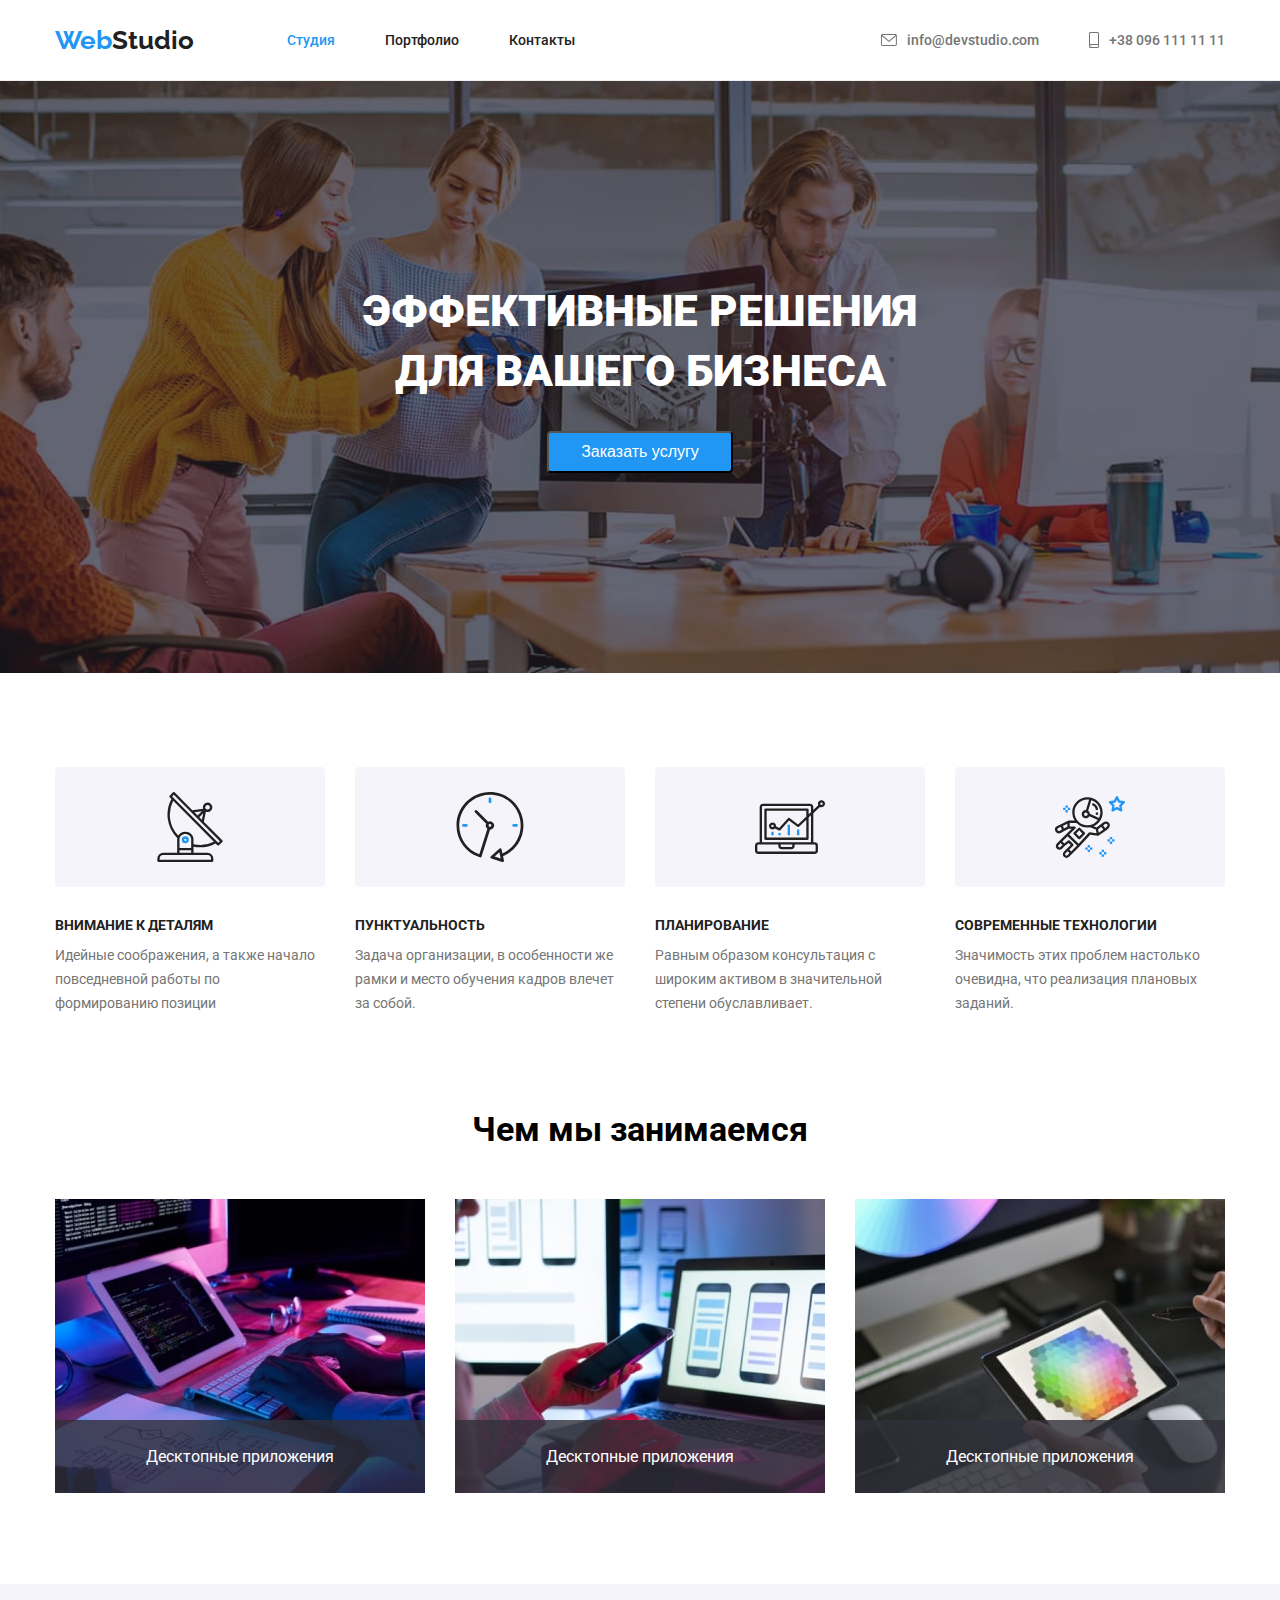
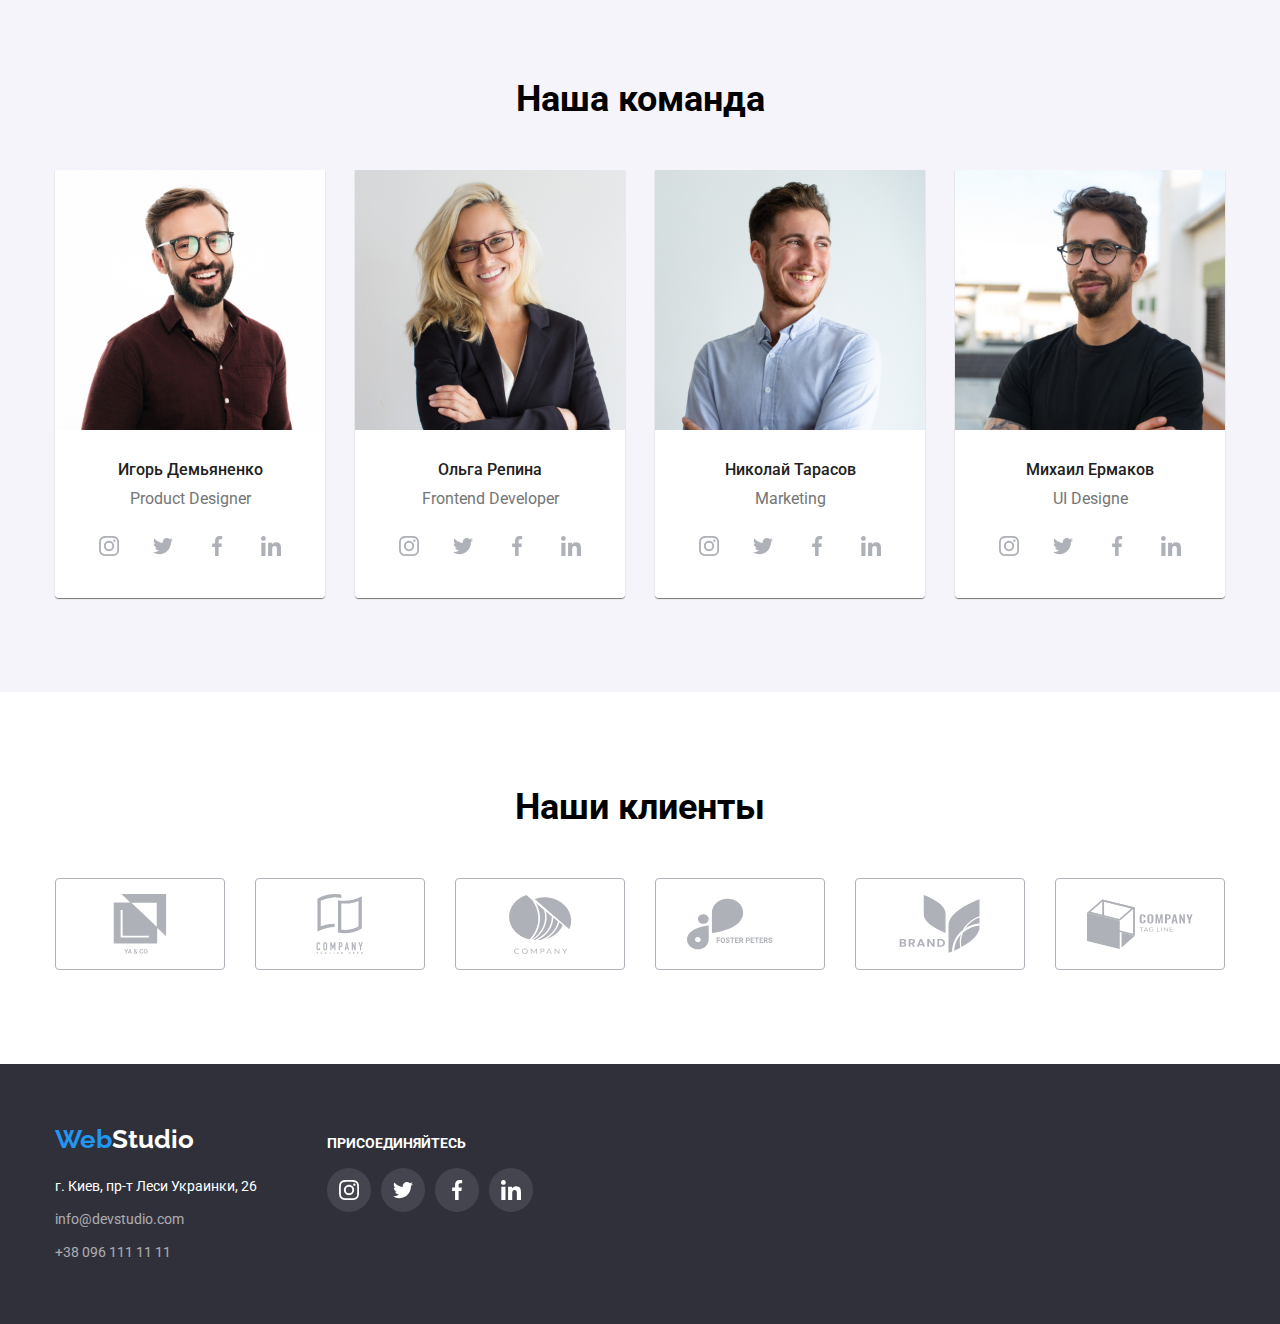
<file: index.html>
<!DOCTYPE html>
<html lang="ru">

<head>
    <title>goit-markup-hw-04</title>
    <meta charset="utf-8">
    <link rel="stylesheet" href="css/index.css">
    <meta name="viewport" content="width=device-width, initial-scale=1.0">
    <link rel="preconnect" href="https://fonts.googleapis.com">
    <link rel="preconnect" href="https://fonts.gstatic.com" crossorigin>
    <link href="https://fonts.googleapis.com/css2?family=Roboto:wght@400;500;700;900&display=swap" rel="stylesheet">
    <link rel="preconnect" href="https://fonts.googleapis.com">
    <link rel="preconnect" href="https://fonts.gstatic.com" crossorigin>
    <link href="https://fonts.googleapis.com/css2?family=Raleway:wght@700&display=swap" rel="stylesheet">
</head>

<body>
    <header>
        <div class="container header-page">
                    <a class="logo-link logo" href="/">Web<span class="logo-text">Studio</span></a>
                <nav>
                    <ul class="list">
                        <li><a class="list-link action" href="/">Студия</a></li>
                        <li><a class="list-link" href="portfolio.html">Портфолио</a></li>
                        <li><a class="list-link" href="">Контакты</a></li>
                    </ul>
                </nav>
                <ul class="header-link">
                    <li class="right-link"><svg class="icon-right"><use href="./images/icon/symbol-defs.svg#icon-envelope"></use></svg><a class="header-mail" href="mailto:info@devstudio.com">info@devstudio.com</a></li>
                    <li class="right-link"><svg class="icon-right icon-right-resize"><use href="./images/icon/symbol-defs.svg#icon-smartphone"></use></svg><a class="header-tel" href="tel:+380961111111">+38 096 111 11 11</a></li>
                </ul>
        </div>
    </header>
    <main>
            <section class="bussines-page">
                    <div class="container"> 
                    <h1 class="bussines-title">Эффективные решения<br> для вашего бизнеса</h1>
                    <button class="bussines-buttom" type="button">Заказать услугу</button>
                    </div>
            </section>
            
                <section class="advantages-section">
                    <div class="container">       
                        <h2 class="advantages-hidden">Особенности</h2>
                        <ul class="advantages-ul">
                            <li class="advantages-list">
                                <div class="icon-svg">
                                    <svg class="icon-antenna">
                                        <use href="./images/icon/symbol-defs.svg#icon-antenna-1"></use>
                                    </svg>
                                </div>
                                <h3 class="advantages-title">Внимание к деталям</h3>
                                <p class="advantages-text">Идейные соображения, а также начало повседневной работы по формированию
                                    позиции</p>
                            </li>
                            <li class="advantages-list">
                                <div class="icon-svg">
                                    <svg class="icon-antenna">
                                        <use href="./images/icon/symbol-defs.svg#icon-clock-1"></use>
                                    </svg>
                                </div>
                                <h3 class="advantages-title">Пунктуальность</h3>
                                <p class="advantages-text">Задача организации, в особенности же рамки и место обучения кадров влечет за собой.</p>
                            </li>
                            <li class="advantages-list">
                                <div class="icon-svg">
                                    <svg class="icon-antenna">
                                        <use href="./images/icon/symbol-defs.svg#icon-diagram-1"></use>
                                    </svg>
                                </div>
                                <h3 class="advantages-title">Планирование</h3>
                                <p class="advantages-text">Равным образом консультация с широким активом в значительной степени
                                    обуславливает.</p>
                            </li>
                            <li class="advantages-list">
                                <div class="icon-svg">
                                    <svg class="icon-antenna">
                                        <use href="./images/icon/symbol-defs.svg#icon-astronaut-1"></use>
                                    </svg>
                                </div>
                                <h3 class="advantages-title">Современные технологии</h3>
                                <p class="advantages-text">Значимость этих проблем настолько очевидна, что реализация плановых
                                    заданий.
                                </p>
                            </li>
                        </ul>
                    </div>
                </section>
            <!-- Начало Наша работа-->
                <section class="ourwork">
                    <div class="container"> 
                        <h2 class="ourwork-title">Чем мы занимаемся</h2>
                        <ul class="ourwork-list">
                            <li class="ourwork-item">
                                <img src="./images/comp1.jpg" alt="Компьютер" width="370" />
                            </li>
                            <li class="ourwork-item">
                                <img src="./images/comp2.jpg" alt="Смартфон" width="370">
                            </li>
                            <li class="ourwork-item">
                                <img src="./images/comp3.jpg" alt="Планшет" width="370">
                            </li>
                        </ul>
                    </div>
                </section>
            <!--Конец Наша работа-->
            <!--Начало Наша Команда-->
            <section class="team">
                <div class="back-layer">
                    <div class="container">
                        <h2 class="team-title">Наша команда</h2>
                        <ul class="team-list">
                            <li class="team-items">
                                <div class="image-box">
                                    <img src="./images/img.jpg" alt="Мужчина в очках" width="270">
                                </div>
                                <div class="team-box">
                                <h3 class="items-title">Игорь Демьяненко</h3>
                                <p class="items-text">Product Designer</p>
                                <ul class="team-icon">
                                    <li><a class="teamicon-link" href="/"><svg class="icon-team"><use href="./images/icon/symbol-defs.svg#icon-instagram-2"></use></svg></a></li>
                                    <li><a class="teamicon-link" href="/"><svg class="icon-team"><use href="./images/icon/symbol-defs.svg#icon-twitter-1"></use></svg></a></li>
                                    <li><a class="teamicon-link" href="/"><svg class="icon-team"><use href="./images/icon/symbol-defs.svg#icon-facebook-1"></use></svg></a></li>
                                    <li><a class="teamicon-link" href="/"><svg class="icon-team"><use href="./images/icon/symbol-defs.svg#icon-linkedin-1"></use></svg></a></li>
                                </ul>       
                                </div>
                            </li>
                            <li class="team-items">
                                <div class="image-box">
                                    <img src="images/img(1).jpg" alt="Женщина в очках" width="270">
                                </div>
                                <div class="team-box">
                                <h3 class="items-title">Ольга Репина</h3>
                                <p class="items-text">Frontend Developer</p>
                                <ul class="team-icon">
                                    <li><a class="teamicon-link" href="/"><svg class="icon-team"><use href="./images/icon/symbol-defs.svg#icon-instagram-2"></use></svg></a></li>
                                    <li><a class="teamicon-link" href="/"><svg class="icon-team"><use href="./images/icon/symbol-defs.svg#icon-twitter-1"></use></svg></a></li>
                                    <li><a class="teamicon-link" href="/"><svg class="icon-team"><use href="./images/icon/symbol-defs.svg#icon-facebook-1"></use></svg></a></li>
                                    <li><a class="teamicon-link" href="/"><svg class="icon-team"><use href="./images/icon/symbol-defs.svg#icon-linkedin-1"></use></svg></a></li>
                                </ul>    
                                </div>
                            </li>
                            <li class="team-items">
                                <div class="image-box">
                                    <img src="./images/img(2).jpg" alt="Мужчина" width="270">
                                </div>
                                <div class="team-box">
                                <h3 class="items-title">Николай Тарасов</h3>
                                <p class="items-text">Marketing</p>
                                <ul class="team-icon">
                                    <li><a class="teamicon-link" href="/"><svg class="icon-team"><use href="./images/icon/symbol-defs.svg#icon-instagram-2"></use></svg></a></li>
                                    <li><a class="teamicon-link" href="/"><svg class="icon-team"><use href="./images/icon/symbol-defs.svg#icon-twitter-1"></use></svg></a></li>
                                    <li><a class="teamicon-link" href="/"><svg class="icon-team"><use href="./images/icon/symbol-defs.svg#icon-facebook-1"></use></svg></a></li>
                                    <li><a class="teamicon-link" href="/"><svg class="icon-team"><use href="./images/icon/symbol-defs.svg#icon-linkedin-1"></use></svg></a></li>
                                </ul>    
                                </div>
                            </li>
                            <li class="team-items">
                                <div class="image-box">
                                    <img src="./images/img(3).jpg" alt="Мужчина в очках" width="270">     
                                </div>
                                <div class="team-box">
                                <h3 class="items-title">Михаил Ермаков</h3>
                                <p class="items-text">UI Designe</p>
                                <ul class="team-icon">
                                    <li><a class="teamicon-link" href="/"><svg class="icon-team"><use href="./images/icon/symbol-defs.svg#icon-instagram-2"></use></svg></a></li>
                                    <li><a class="teamicon-link" href="/"><svg class="icon-team"><use href="./images/icon/symbol-defs.svg#icon-twitter-1"></use></svg></a></li>
                                    <li><a class="teamicon-link" href="/"><svg class="icon-team"><use href="./images/icon/symbol-defs.svg#icon-facebook-1"></use></svg></a></li>
                                    <li><a class="teamicon-link" href="/"><svg class="icon-team"><use href="./images/icon/symbol-defs.svg#icon-linkedin-1"></use></svg></a></li>
                                </ul>    
                                </div>
                            </li>
                        </ul>
                    </div>
                </div>
            </section>
            <!--Конец Наша команда-->
            <!--Начало наша клиенты-->
            <section class="clients">
                <div class="container">
                    <h2 class="clients-title">
                        Наши клиенты
                    </h2>
                    <ul class="clients-list">
                        <li><a  class="clients-link" href="/"><svg class="icon-clients"><use href="./images/icon/symbol-defs.svg#icon-group"></use></svg></a></li>
                        <li><a  class="clients-link" href="/"><svg class="icon-clients"><use href="./images/icon/symbol-defs.svg#icon-compani"></use></svg></a></li>
                        <li><a  class="clients-link" href="/"><svg class="icon-clients"><use href="./images/icon/symbol-defs.svg#icon-Object"></use></svg></a></li>
                        <li><a  class="clients-link" href="/"><svg class="icon-clients"><use href="./images/icon/symbol-defs.svg#icon-forest"></use></svg></a></li>
                        <li><a  class="clients-link" href="/"><svg class="icon-clients"><use href="./images/icon/symbol-defs.svg#icon-brand"></use></svg></a></li>
                        <li><a  class="clients-link" href="/"><svg class="icon-clients"><use href="./images/icon/symbol-defs.svg#icon-compani-last"></use></svg></a></li>
                    </ul>
                </div>
            </section>
            <!--Конец наша клиенты-->
    </main>
    <footer>
        <div class="container flex">
            <div class="footer-logo">
                <a class="logo-link reset-margin" href="/">Web<span class="ft-color">Studio</span></a>
                <address class="address-footer">
                    <p>г. Киев, пр-т Леси Украинки, 26 </p>
                    <ul class="footer-link">
                        <li><a class="footer-mail" href="mailto:info@devstudio.com">info@devstudio.com</a></li>
                        <li><a class="footer-tel" href="tel:+380961111111">+38 096 111 11 11</a></li>
                    </ul>
                </address>
            </div>
            <div class="footer-social">
                <b class="social-block">присоединяйтесь</b>
                <ul class="footer-icon">
                    <li><a class="teamicon-link" href="/"><svg class="icon-team iconteam-color"><use href="./images/icon/symbol-defs.svg#icon-instagram-2"></use></svg></a></li>
                    <li><a class="teamicon-link" href="/"><svg class="icon-team iconteam-color"><use href="./images/icon/symbol-defs.svg#icon-twitter-1"></use></svg></a></li>
                    <li><a class="teamicon-link" href="/"><svg class="icon-team iconteam-color"><use href="./images/icon/symbol-defs.svg#icon-facebook-1"></use></svg></a></li>
                    <li><a class="teamicon-link" href="/"><svg class="icon-team iconteam-color"><use href="./images/icon/symbol-defs.svg#icon-linkedin-1"></use></svg></a></li>
                </ul>    
            </div>
        </div>
    </footer>
</body>

</html>
</file>
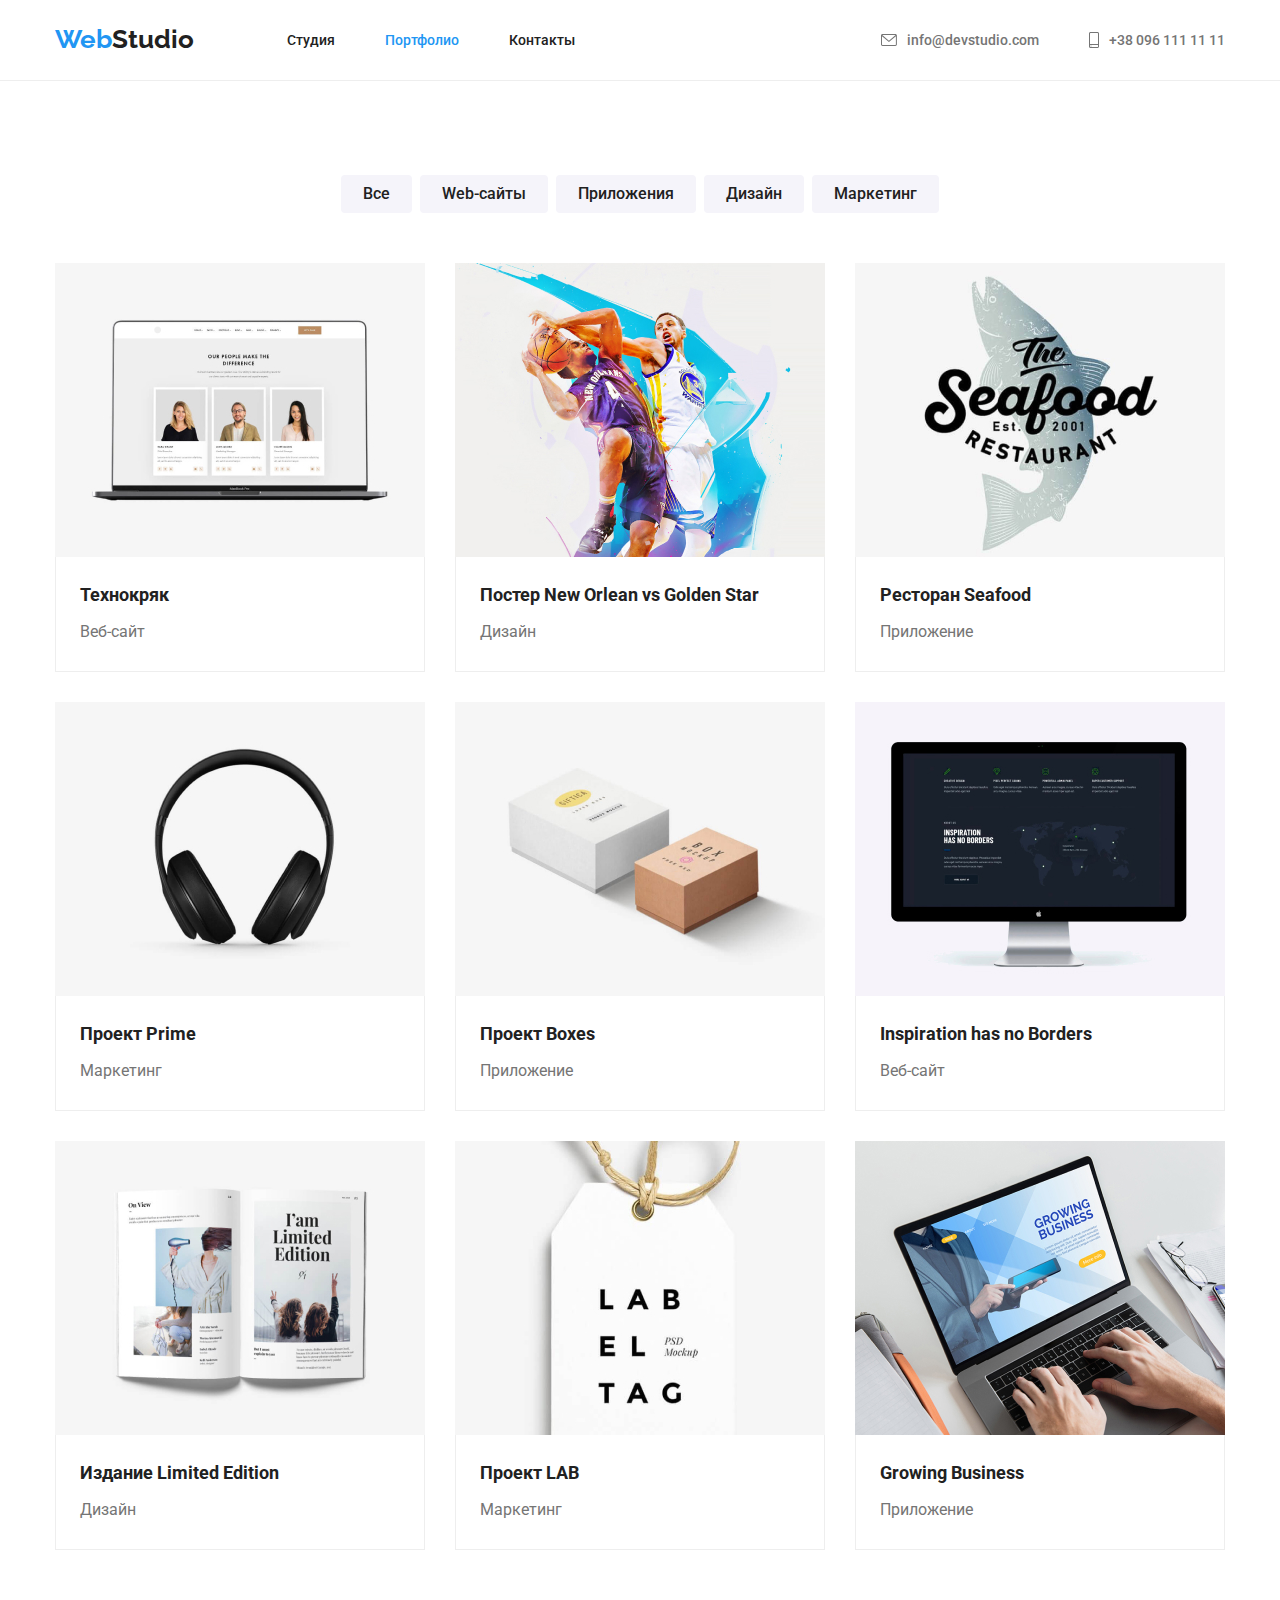
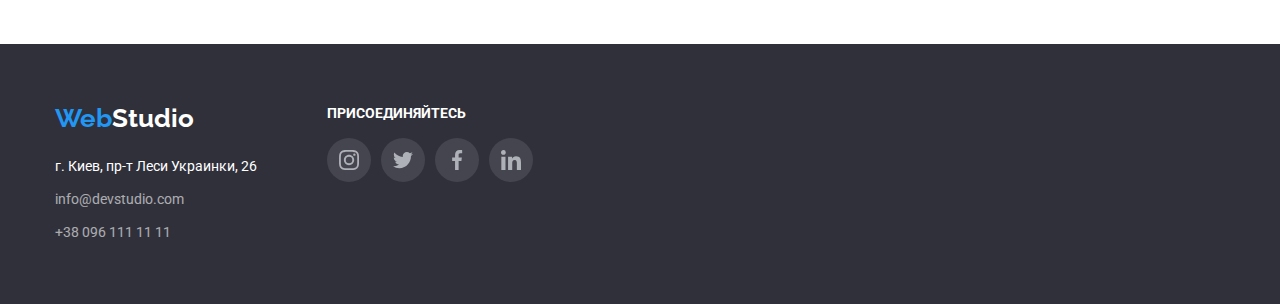
<file: portfolio.html>
<!DOCTYPE html>
<html lang="ru">

<head>
    <title>goit-markup-hw-04</title>
    <meta charset="utf-8">
    <link rel="stylesheet" href="css/normalize.css">
    <link rel="stylesheet" href="css/portfolio.css">
    <meta name="viewport" content="width=device-width, initial-scale=1.0">
    <link rel="preconnect" href="https://fonts.googleapis.com">
    <link rel="preconnect" href="https://fonts.gstatic.com" crossorigin>
    <link href="https://fonts.googleapis.com/css2?family=Roboto:wght@300;400;500;700&display=swap" rel="stylesheet">
    <link rel="preconnect" href="https://fonts.googleapis.com">
    <link rel="preconnect" href="https://fonts.gstatic.com" crossorigin>
    <link href="https://fonts.googleapis.com/css2?family=Raleway:wght@700&display=swap" rel="stylesheet">
</head>

<body>
    <header>
        <div class="container header-page">
                    <a class="logo-link logo" href="/">Web<span class="logo-text">Studio</span></a>
                <nav>
                    <ul class="list">
                        <li><a class="list-link" href="/">Студия</a></li>
                        <li><a class="list-link action" href="portfolio.html">Портфолио</a></li>
                        <li><a class="list-link" href="">Контакты</a></li>
                    </ul>
                </nav>
                <ul class="header-link">
                    <li class="right-link"><svg class="icon-right"><use href="./images/icon/symbol-defs.svg#icon-envelope"></use></svg><a class="header-mail" href="mailto:info@devstudio.com">info@devstudio.com</a></li>
                    <li class="right-link"><svg class="icon-right icon-right-resize"><use href="./images/icon/symbol-defs.svg#icon-smartphone"></use></svg><a class="header-tel" href="tel:+380961111111">+38 096 111 11 11</a></li>
                </ul>
        </div>
    </header>
        <main>
                <section class="section">
                    <div class="container">
                            <h1 class="hidden_h1">Портфолио</h1> <!--hidden-->
                                <ul class="filter-list">
                                    <li><button type="button" class="filter-link  action-link bg" href="/">Все</button></li>
                                    <li><button type="button"  class="filter-link action-link" href="/">Web-сайты</button></li>
                                    <li><button type="button"  class="filter-link action-link" href="/">Приложения</button></li>
                                    <li><button type="button"  class="filter-link action-link" href="/">Дизайн</button></li>
                                    <li><button type="button"  class="filter-link action-link" href="/">Маркетинг</button></li>
                                </ul>
                        
                            <ul class="page-cards">
                                <li class="page-items">
                                    <a class="pageitems-link" href="/">
                                    <img src="images/images1.jpg" width="370" alt="Вебсайт">
                                    <div class="page-topbox">
                                        <h2 class="page-title">Технокряк</h2>
                                        <p class="page-text">Веб-сайт</p>
                                    </div>
                                    </a>
                                </li>
                                <li class="page-items">
                                    <a class="pageitems-link" href="/"><img src="images/images2.jpg" width="370" alt="Баскетболисты">
                                    <div class="page-topbox">
                                    <h2 class="page-title">Постер New Orlean vs Golden Star</h2>
                                    <p class="page-text">Дизайн</p>
                                    </div>
                                    </a>
                                </li>
                                <li class="page-items">
                                    <a class="pageitems-link" href="/"><img src="images/images3.jpg" width="370" alt="Логотип">
                                    <div class="page-topbox">
                                    <h2 class="page-title">Ресторан Seafood</h2>
                                    <p class="page-text">Приложение</p>
                                    </div>
                                    </a>
                                </li>
                                <li class="page-items">
                                    <a class="pageitems-link" href="/"><img src="images/images4.jpg" width="370" alt="Наушники">
                                    <div class="page-topbox">
                                    <h2 class="page-title">Проект Prime</h2>
                                    <p class="page-text">Маркетинг</p>
                                    </div>
                                    </a>
                                </li>
                                <li class="page-items">
                                    <a class="pageitems-link" href="/"><img src="images/images5.jpg" width="370" alt="Части">
                                    <div class="page-topbox">
                                    <h2 class="page-title">Проект Boxes</h2>
                                    <p class="page-text">Приложение</p>
                                    </div>
                                    </a>
                                </li>
                                <li class="page-items">
                                    <a class="pageitems-link" href="/"><img src="images/images6.jpg" width="370" alt="Монитор">
                                    <div class="page-topbox">
                                    <h2 class="page-title">Inspiration has no Borders</h2>
                                    <p class="page-text">Веб-сайт</p>
                                    </div>
                                    </a>
                                </li>
                                <li class="page-items">
                                    <a class="pageitems-link" href="/"><img src="images/images7.jpg" width="370" alt="Журнал">
                                    <div class="page-topbox">
                                    <h2 class="page-title">Издание Limited Edition</h2>
                                    <p class="page-text">Дизайн</p>
                                    </div>
                                    </a>
                                </li>
                                <li class="page-items">
                                    <a class="pageitems-link" href="/"><img src="images/images8.jpg" width="370" alt="Лейбл">
                                    <div class="page-topbox">
                                    <h2 class="page-title">Проект LAB</h2>
                                    <p class="page-text">Маркетинг</p>
                                    </div>
                                    </a>
                                </li>
                                <li class="page-items">
                                    <a class="pageitems-link" href="/"><img src="images/images9.jpg" width="370" alt="Ноутбук">
                                    <div class="page-topbox">
                                    <h2 class="page-title">Growing Business</h2>
                                    <p class="page-text">Приложение</p>
                                    </div>
                                    </a>
                                </li>
                            </ul>
                        
                    </div>
                </section>
            
        </main>
        <footer>
            <div class="container flex">
                <div class="footer-logo">
                    <a class="logo-link reset-margin" href="/">Web<span class="ft-color">Studio</span></a>
                    <address class="address-footer">
                        <p>г. Киев, пр-т Леси Украинки, 26 </p>
                        <ul class="footer-link">
                            <li><a class="footer-mail" href="mailto:info@devstudio.com">info@devstudio.com</a></li>
                            <li><a class="footer-tel" href="tel:+380961111111">+38 096 111 11 11</a></li>
                        </ul>
                    </address>
                </div>
                <div class="footer-social">
                    <b class="social-block">присоединяйтесь</b>
                    <ul class="footer-icon">
                        <li><a class="teamicon-link" href="/"><svg class="icon-team"><use href="./images/icon/symbol-defs.svg#icon-instagram-2"></use></svg></a></li>
                        <li><a class="teamicon-link" href="/"><svg class="icon-team"><use href="./images/icon/symbol-defs.svg#icon-twitter-1"></use></svg></a></li>
                        <li><a class="teamicon-link" href="/"><svg class="icon-team"><use href="./images/icon/symbol-defs.svg#icon-facebook-1"></use></svg></a></li>
                        <li><a class="teamicon-link" href="/"><svg class="icon-team"><use href="./images/icon/symbol-defs.svg#icon-linkedin-1"></use></svg></a></li>
                    </ul>    
                </div>
            </div>
        </footer>
</body>
</html>
</file>
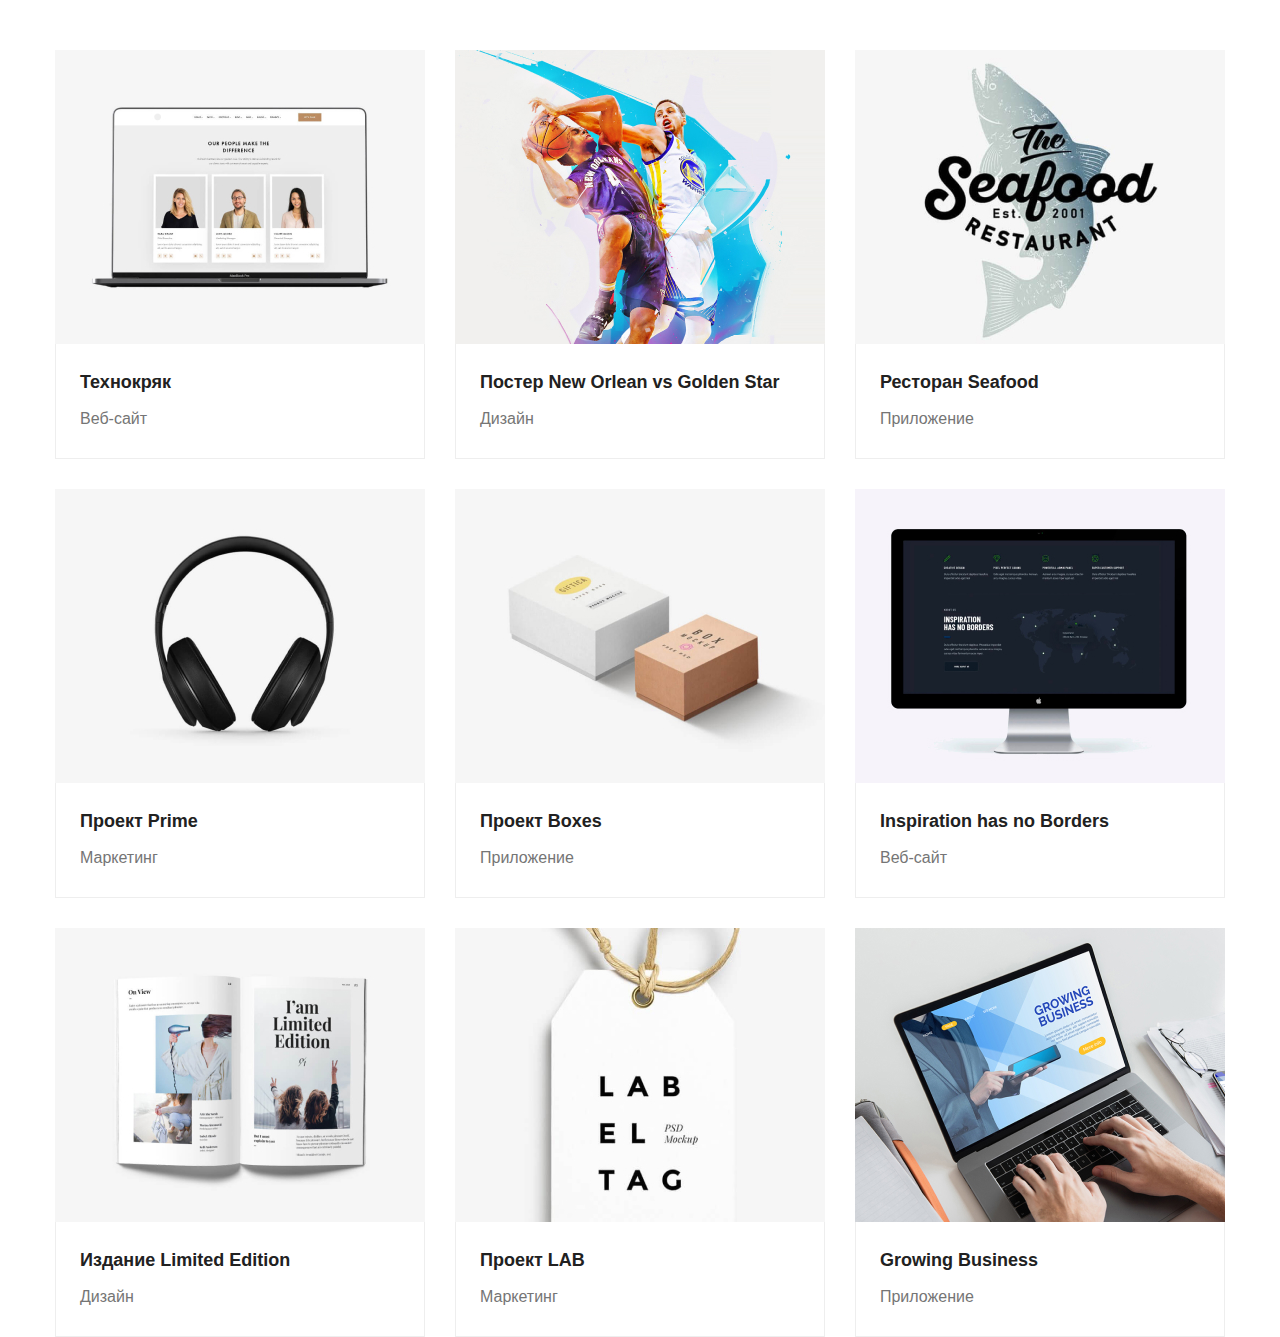
<file: ul.html>
<!DOCTYPE html>
<html>
    <head>
        <link rel="stylesheet" href="css/portfolio.css">
    </head>
    <body>
        <div class="container">
        <ul class="page-cards">
            <li class="page-items">
                <a href="/">
                <img src="images/images1.jpg" width="370" alt="Вебсайт">
                <div class="page-topbox">
                    <h2 class="page-title">Технокряк</h2>
                    <p class="page-text">Веб-сайт</p>
                </div>
                </a>
            </li>
            <li class="page-items">
                <a href="/"><img src="images/images2.jpg" width="370" alt="Баскетболисты">
                <div class="page-topbox">
                <h2 class="page-title">Постер New Orlean vs Golden Star</h2>
                <p class="page-text">Дизайн</p>
                </div>
                </a>
            </li>
            <li class="page-items">
                <a href="/"><img src="images/images3.jpg" width="370" alt="Логотип">
                <div class="page-topbox">
                <h2 class="page-title">Ресторан Seafood</h2>
                <p class="page-text">Приложение</p>
                </div>
                </a>
            </li>
            <li class="page-items">
                <a href="/"><img src="images/images4.jpg" width="370" alt="Наушники">
                <div class="page-topbox">
                <h2 class="page-title">Проект Prime</h2>
                <p class="page-text">Маркетинг</p>
                </div>
                </a>
            </li>
            <li class="page-items">
                <a href="/"><img src="images/images5.jpg" width="370" alt="Части">
                <div class="page-topbox">
                <h2 class="page-title">Проект Boxes</h2>
                <p class="page-text">Приложение</p>
                </div>
                </a>
            </li>
            <li class="page-items">
                <a href="/"><img src="images/images6.jpg" width="370" alt="Монитор">
                <div class="page-topbox">
                <h2 class="page-title">Inspiration has no Borders</h2>
                <p class="page-text">Веб-сайт</p>
                </div>
                </a>
            </li>
            <li class="page-items">
                <a href="/"><img src="images/images7.jpg" width="370" alt="Журнал">
                <div class="page-topbox">
                <h2 class="page-title">Издание Limited Edition</h2>
                <p class="page-text">Дизайн</p>
                </div>
                </a>
            </li>
            <li class="page-items">
                <a href="/"><img src="images/images8.jpg" width="370" alt="Лейбл">
                <div class="page-topbox">
                <h2 class="page-title">Проект LAB</h2>
                <p class="page-text">Маркетинг</p>
                </div>
                </a>
            </li>
            <li class="page-items">
                <a href="/"><img src="images/images9.jpg" width="370" alt="Ноутбук">
                <div class="page-topbox">
                <h2 class="page-title">Growing Business</h2>
                <p class="page-text">Приложение</p>
                </div>
                </a>
            </li>
        </ul>
    </div>
    </body>
</html>
</file>
<file: css/index.css>
:root{
    --ferst-color:#757575;
    --second-color:#212121; 
    --style-color:#2196F3;
    --font-ferst: 'Roboto', sans-serif;
    --footer-bg: #2F303A;
}
/* конец переменные */
body{
    font-family: var(--font-ferst);
    padding: 0;
    margin: 0;
}
img{
    display: block;
}
*{
box-sizing: border-box;
}
ul{
    list-style: none;   
}
a{
    text-decoration: none;
}

.container{
    width: 1200px;
    margin: 0 auto;
    padding-left: 15px;
    padding-right: 15px;
}
/* Дополнительные классы */

a.action{
    color:var(--style-color);
}
a.bg {
    background: var(--style-color);
    color: #fff;
}
/* Конец - дополнительные классы */
/* начало класса иконок */
    /* .antenna{
        background-image: url(/images/icon/antenna1.svg);
    }
    .clock{
        background-image: url(/images/icon/clock1.svg);
    }
    .diagram{
        background-image: url(/images/icon/diagram1.svg);
    }
    .diagram{
        background-image: url(/images/icon/astronaut1.svg);
    } */

/* конец класса иконок */
/* Открываю header */
header{
    border-bottom: 1px solid #EEEEEE;
}
.header-page{
    display: flex;
    align-items: center;
}

.logo-link{
    color: var(--style-color);
    font-size: 26px;
    font-weight: bold;
    text-decoration: none;
    margin-right: 93px;
    font-family: 'Raleway', sans-serif;
}
.logo-text{
    color: var( --second-color);
    font-weight: bold;
    font-family: 'Raleway', sans-serif;
}
.list-link {
    color: var(--second-color);
    font-size: 14px;
    font-weight: 500;
    padding-top: 32px;
    padding-bottom: 32px;
    display: block;
}
.list > li{
    position: relative;
}
.list > li:hover:before {
    content: "";
    width: 100%;
    height: 4px;
    background-color: var(--style-color);
    position: absolute;
    bottom: 0px;
}
.list-link:hover{
    color: var(--style-color);
}

.header-link{
    display: flex;
    margin: 0;
    padding: 0;
    margin-left: auto;
}
.header-tel {
    display: block;
    color: var(--ferst-color);
    text-decoration: none;
    font-size: 14px;
    font-weight: 500;
    margin-right: 0px;
}
.header-link > li:first-child{
    margin-right: 50px;
    
}
.header-mail{
    display: block;
    color: var(--ferst-color);
    text-decoration: none;
    font-size: 14px;
    font-weight: 500;
}
.right-link{
    display: inline-flex;
    justify-content: center;
    align-items: center;
    cursor: pointer;
}
.right-link:hover .icon-right{
    fill: var(--style-color);
}
.icon-right{
    display: block;
    width: 16px;
    height: 12px;
    margin-right: 10px;
    fill: #757575;
}
.icon-right-resize{
    width: 10px;
    height: 16px;
}

/* .right-link::before
{
    content:"";
    width: 16px;
    height: 12px;
    background-position: center;
    background-size: contain;
    margin: 0px;
    padding-top: 2px;
    padding-bottom: 2px;
    margin-right: 10px;
    background-repeat: no-repeat;
} */
/* .icon-mail::before {
    background-image: url(../images/icon/envelope.svg);
    background-repeat: no-repeat;
}
.icon-sm::before {
    background-image: url(../images/icon/smartphone.svg);
    background-repeat: no-repeat;
} */

.header-mail:hover, .header-tel:hover{
    color: var(--style-color);
}
.list{
    display: flex;
    align-items: center;
    margin: 0px;
    padding: 0px;
}
.list > li{
    margin-right: 50px;
}
.list > li:last-child{
    margin-right: 0px;
}
/* Конец header */

/* Начало main */
    .bussines-page{
        max-width: 1600px;
        margin: 0 auto;
        padding-top: 200px;
        padding-bottom: 200px;
        background: var(--footer-bg);
        text-align: center;
        background-image:linear-gradient(to right, rgba(47,48,58, 40%),rgba(47,48,58, 40%)), url(../images/bg-her.jpg);
        background-size: cover;
        background-position: center;
        
    }
    .bussines-title{
        font-size: 44px;
        color: #fff;
        font-weight: 900;
        text-align: center;
        line-height: 60px;
        margin: 0;
        text-transform: uppercase;
    }
    .bussines-buttom{
        margin-top: 30px;
        padding: 10px 32px 10px 32px;
        font-size: 16px;
        background: var(--style-color);
        color: #fff;
        border-radius: 4px;
    }
    .bussines-buttom:hover{
       background: #1b7ac7;
    }
    .advantages-hidden{
        position: absolute;
        width: 1px;
        height: 1px;
        margin: -1px;
        border: 0;
        padding: 0;
        white-space: nowrap;
        clip-path: inset(100%);
        clip: rect(0 0 0 0);
        overflow: hidden;
    }
    .advantages-section{
        padding-top: 94px;
    }
    .advantages-ul{
        display: flex;
        margin: 0px;
        padding: 0px;
    }
    .advantages-list{
        margin-right: 30px;
        width: 270px;
    }
    .icon-svg{
        background-color: #F5F4FA;
        border-radius:4px;
        height: 120px;
        display: flex;
        align-items: center;
        justify-content: center;
        margin-bottom: 30px;
    }
    .icon-antenna{
        width: 70px;
        height: 70px;
    }

    .advantages-list:last-child{
        margin-right: 0px;
    }
    .advantages-title{
        font-size: 14px;
        font-weight: 700;
        text-transform: uppercase;
        margin: 0px;
        color: var(--second-color);
        font-family: var(--font-ferst);
    }
    .advantages-text{
        font-size: 14px;
        margin: 0;
        margin-top: 10px;
        font-weight: 400;
        color: var(--ferst-color);
        line-height: 24px;
        text-align: left;
    }
    
    /* ourwork*/
    .ourwork{
        padding-top: 94px;
        padding-bottom: 91px;
    }
    .ourwork-title{
        text-align: center;
        font-size: 34px;
        font-weight: bold;
        font-family: var(--font-ferst);
        margin: 0;
    }
    .ourwork-list{
        margin: 0;
        margin-top: 50px;
        display: flex;
        padding: 0px;        
    }
        
    .ourwork-item{
        width: calc((100% - 60px) / 3);
        margin-right: 30px;
        position: relative;
    }
    .ourwork-item:nth-child(3n){
        margin-right: 0px;
    }
    .ourwork-item:before{
        content: "Десктопные приложения";
        width: 100%;
        position: absolute;
        padding-top: 27px;
        padding-bottom: 27px;
        display: block;
        left: 0px;
        bottom: 0px;
        background: rgba(47, 48, 58, 0.8);
        text-align: center;
        color: white;
    }
    /* end ourwork*/

    /* team*/
    .back-layer{
        background: #F5F4FA;
    }
    .team{
        padding-top: 94px;
        padding-bottom: 94px;
        background: #F5F4FA;
    }
    .team-title{
        font-size: 36px;
        text-align: center;
        margin: 0;
    }
    .team-list{
        display: flex;
        padding: 0px;
        margin-top: 50px;
        margin-bottom: 0px;
    }
    .team-items{
        width: calc((100% - 90px) / 4);
        margin-right: 30px;
        box-shadow: 0px 1px 1px #757575;
        border-radius: 0px 0px 4px 4px;
    }
    .team-items:nth-child(4n){
        margin-right: 0px;
    }
    .items-title{
        font-size: 16px;
        font-weight: 500;
        color:var(--second-color);
        text-align: center;
        margin: 0px;
        margin-bottom: 10px;
    }
    .image-box > img {
        display: block;
    }
    .items-text{
        color: var(--ferst-color);
        text-align: center;
        font-weight: 400;
        margin-top: 0px;
        margin-bottom: 0px;
    }
    .team-box{
        height: auto;
        background:#FFFFFF;
        padding-top: 30px;
        padding-bottom: 30px;
        padding-left: 32px;
        padding-right: 32px;
        border-radius: 0px 0px 4px 4px;
    }
    .icon-team{
        width: 20px;
        height: 20px;
        fill: #AFB1B8;
    }
    .iconteam-color{
        fill: #ffffff;
    }
    /* :hover{
        fill: #EEEEEE;
    } */
    
    .team-icon {
        display: flex;
        align-items: center;
        justify-content: center;
        margin: 0 auto;
        margin-top: 16px;
        padding: 0;
    }
    .team-icon > li{
        display: flex;
        align-items: center;
        justify-content: center;
        border-radius: 50%;
        width:44px;
        height: 44px;
        margin-right: 10px;

    }
   
    .team-icon > li:hover .icon-team {
        fill: #EEEEEE
    }
   .team-icon > li:hover{
        background-color: var(--style-color);
    }
    
    .team-icon > li:last-child{
        margin-right: 0px;
    }
    /* end team*/
    /* open clients */
    .clients{
        padding-top: 94px;
        padding-bottom: 94px;
    }
    .clients-title{
        font-size: 36px;
        text-align: center;
        margin: 0;
    }
    .clients-list{
        width: 100%;
        padding: 0px;
        margin: 0px;
        display: flex;
        margin-top: 50px;
    }
   .clients-list > li {
        width: calc((100% - 150px) / 6);
        height: 92px;
        margin-right: 30px;
        border: 1px solid #AFB1B8; 
        border-radius: 4px;
   }

   .clients-list > li:hover .icon-clients{
       fill: var(--style-color);
       
   }
   .clients-list > li:hover {
       border: 1px solid var(--style-color);
   }
    .clients-link{
        width: 100%;
        height: 100%;
        display: flex;
        justify-content: center;
        align-items: center;
    }
    .clients-list > li:last-child{
        margin-right: 0px;
    }
 
    .icon-clients{
        display: block;
        width: 106px;
        height: 60px;
        fill:#AFB1B8;
    }
   
    /* end client */
/* конец main */

/* Открываю footer */
/* Открываю footer */
footer{
    background: var(--footer-bg);
    padding-top: 60px;
    padding-bottom: 60px;
}
.flex{
    display: flex;
    align-items: baseline;
}
.reset-margin{
    margin: 0;
}
.address-footer{
    font-size: 14px;
    font-weight: 400;
    color: #fff;
    line-height: 24px;
    margin-top: 20px;
}

.ft-color{
    color:#fff;
}
.address-footer p{
    font-style: normal;
    margin: 0px;
    font-size: 14px;
    font-weight: 400;
    color: #fff;
    line-height: 24px;
}
.address-footer  a {
    color: #fff;
    opacity: 60%;
    font-style: normal;
}
.footer-link{
    padding: 0;
    margin:0;
    display: inline-block;
    margin-bottom: 0;
    margin-top: 9px;
}
.footer-link > li:last-child{
    margin-top: 9px;
}

.footer-mail, .footer-tel{
    display: block;
    color: var(--ferst-color);
    text-decoration: none;
    font-size: 14px;
    font-weight: 400;
    line-height: 24px;;
}
.social-block{
    font-size: 14px;
    font-weight: 700;
    color:#fff;
    text-transform: uppercase;
    margin-bottom: 20px;
}
.footer-social{
    margin-left: 70px;
}

.footer-icon {
    display: flex;
    align-items: center;
    justify-content: center;
    margin: 0 auto;
    margin-top: 16px;
    padding: 0;
}
.footer-icon > li{
    display: inline-flex;
    align-items: center;
    justify-content: center;
    border-radius: 50%;
    width:44px;
    height: 44px;
    margin-right: 10px;
    background-color: rgba(255, 255, 255, 0.1);
}
.footer-icon > li:last-child{
    margin-right: 0px;
}
.teamicon-link{
    padding: 0px;
    margin: 0px;
    width: 100%;
    height: 100%;
    display: flex;
    justify-content: center;
    align-items: center;
}
.footer-icon > li:hover .icon-team {
    fill: #EEEEEE
}
.footer-icon > li:hover{
    background-color: var(--style-color);
}
/* Закрываю footer */
</file>
<file: css/portfolio.css>
/* Переменные */
:root{
    --ferst-color:#757575;
    --second-color:#212121; 
    --style-color:#2196F3;
    --font-ferst: 'Roboto', sans-serif;
    --footer-bg: #2F303A;
}
/* конец переменные */
body{
    font-family: var(--font-ferst);
    padding: 0;
    margin: 0;
}
*{
box-sizing: border-box;
}
ul{
    list-style: none;   
}
a{
    text-decoration: none;
}
.hidden_h1{
    display: none;
}
.container{
    max-width: 1200px;
    margin: 0 auto;
    padding-left: 15px;
    padding-right: 15px;
}
/* Дополнительные классы */

a.action{
    color:#2196F3;
}
a.bg {
    background: var(--style-color);
    color: #fff;
}
/* Открываю header */
header{
    border-bottom: 1px solid #EEEEEE;
}
.header-page{
    display: flex;
    align-items: center;
}

.logo-link{
    color: var(--style-color);
    font-size: 26px;
    font-weight: bold;
    text-decoration: none;
    margin-right: 93px;
    font-family: 'Raleway', sans-serif;
}
.logo-text{
    color: var( --second-color);
    font-weight: bold;
    font-family: 'Raleway', sans-serif;
}
.list-link {
    color: var(--second-color);
    font-size: 14px;
    font-weight: 500;
    padding-top: 32px;
    padding-bottom: 32px;
    display: block;
}
.list-link:hover{
    color: var(--style-color);
}

.header-link{
    display: flex;
    margin: 0;
    padding: 0;
    margin-left: auto;
}
.header-tel {
    display: block;
    color: var(--ferst-color);
    text-decoration: none;
    font-size: 14px;
    font-weight: 500;
    margin-right: 0px;
}
.header-link > li:first-child{
    margin-right: 50px;
    
}
.header-mail{
    display: block;
    color: var(--ferst-color);
    text-decoration: none;
    font-size: 14px;
    font-weight: 500;
}
.right-link{
    display: inline-flex;
    justify-content: center;
    align-items: center;
    cursor: pointer;
}
.right-link:hover .icon-right{
    fill: var(--style-color);
}
.icon-right{
    display: block;
    width: 16px;
    height: 12px;
    margin-right: 10px;
    fill: #757575;
}
.icon-right-resize{
    width: 10px;
    height: 16px;
}

/* .right-link::before
{
    content:"";
    width: 16px;
    height: 12px;
    background-position: center;
    background-size: contain;
    margin: 0px;
    padding-top: 2px;
    padding-bottom: 2px;
    margin-right: 10px;
    background-repeat: no-repeat;
} */
/* .icon-mail::before {
    background-image: url(../images/icon/envelope.svg);
    background-repeat: no-repeat;
}
.icon-sm::before {
    background-image: url(../images/icon/smartphone.svg);
    background-repeat: no-repeat;
} */

.header-mail:hover, .header-tel:hover{
    color: var(--style-color);
}
.list{
    display: flex;
    align-items: center;
    margin: 0px;
    padding: 0px;
}
.list > li{
    margin-right: 50px;
}
.list > li:last-child{
    margin-right: 0px;
}
/* Конец header */


/* Открываю main */
.section{
   padding-top: 94px;
   padding-bottom: 94px;
}
.filter-list{
    padding: 0;
    display: flex;
    margin: 0px;
    justify-content: center;
}
.filter-list > li {
    margin-right: 8px;
}
.filter-list > li:last-child{
    margin-right: 0px;
}
.filter-box{
    display: flex;
    justify-content: center;
}
.filter-box > h1 {
    display: none;
}
.filter-link{
    color:var(--second-color);
    font-size: 16px;
    line-height: 26px;
    font-weight: 500;
    text-align: center;
    display: inline-block;
    padding: 6px 22px 6px 22px;
    background: #F5F4FA;
    border-radius: 4px;
    border: none;
}
.action-link{
    background: ##F5F4FA;
}
.action-link:hover{
    color:#fff;
    background:var(--style-color);
    cursor:pointer;
    box-shadow: 0px 3px 1px rgba(0, 0, 0, 0.1), 0px 1px 2px rgba(0, 0, 0, 0.08), 0px 2px 2px rgba(0, 0, 0, 0.12);
}

.page-cards{
    margin: 0px;
    margin-top: 50px;
    display: flex;
    flex-wrap: wrap;
    padding: 0px;
}
.page-topbox{
    padding-top: 20px;
    padding-left: 24px;
    padding-right: 24px;
    padding-bottom: 24px;
    border-left: 1px solid #EEEEEE;
    border-bottom: 1px solid #EEEEEE;
    border-right: 1px solid #EEEEEE;
}
.page-items{
    width: calc((100% - 60px) / 3);
    margin-bottom: 30px;
    margin-right: 30px;
    transition: .3s;
}
.pageitems-link{
    width: 100%;
    height: 100%;
    display: block;
}
.pageitems-link:hover, pageitems-link:focus {
    box-shadow: 0px 4px 4px 0px rgba(0, 0, 0, 0.25);
    transition: .3s;
}
.page-items img {
    display: block;
}
.page-items:nth-child(3n){
    margin-right: 0px;
}
.page-items:nth-last-child(-n + 3){
    margin-bottom: 0px;
}
.page-title{
    margin: 0px;
    padding: 0px;
    color: var(--second-color);
    font-size: 18px;
    font-weight: bold;
    line-height: 36px;
    
}
.page-text{
    margin: 0px;
    color: var(--ferst-color);
    font-size: 16px;
    font-weight: 400;
    line-height: 30px;
    margin-top: 4px;
}
.filter > h1{
    display: none;
}

/* Закрываю main */

/* Открываю footer */
footer{
    background: var(--footer-bg);
    padding-top: 60px;
    padding-bottom: 60px;
}
.flex{
    display: flex;
}
.reset-margin{
    margin: 0;
}
.address-footer{
    font-size: 14px;
    font-weight: 400;
    color: #fff;
    line-height: 24px;
    margin-top: 20px;
}

.ft-color{
    color:#fff;
}
.address-footer p{
    font-style: normal;
    margin: 0px;
    font-size: 14px;
    font-weight: 400;
    color: #fff;
    line-height: 24px;
}
.address-footer  a {
    color: #fff;
    opacity: 60%;
    font-style: normal;
}
.footer-link{
    padding: 0;
    margin:0;
    display: inline-block;
    margin-bottom: 0;
    margin-top: 9px;
}
.footer-link > li:last-child{
    margin-top: 9px;
}

.footer-mail, .footer-tel{
    display: block;
    color: var(--ferst-color);
    text-decoration: none;
    font-size: 14px;
    font-weight: 400;
    line-height: 24px;;
}
.social-block{
    font-size: 14px;
    font-weight: 700;
    color:#fff;
    text-transform: uppercase;
    margin-bottom: 20px;
}
.footer-social{
    margin-left: 70px;
}

.footer-icon {
    display: flex;
    align-items: center;
    justify-content: center;
    margin: 0 auto;
    margin-top: 16px;
    padding: 0;
}
.footer-icon > li{
    display: inline-flex;
    align-items: center;
    justify-content: center;
    border-radius: 50%;
    width:44px;
    height: 44px;
    margin-right: 10px;
    background-color: rgba(255, 255, 255, 0.1);
}
.teamicon-link{
    padding: 0px;
    margin: 0px;
}
.footer-icon > li:hover .icon-team {
    fill: #EEEEEE
}
.footer-icon > li:hover{
    background-color: var(--style-color);
}
.icon-team{
    width: 20px;
    height: 20px;
    fill: #AFB1B8;
    display: block;
}
/* Закрываю footer */
</file>
